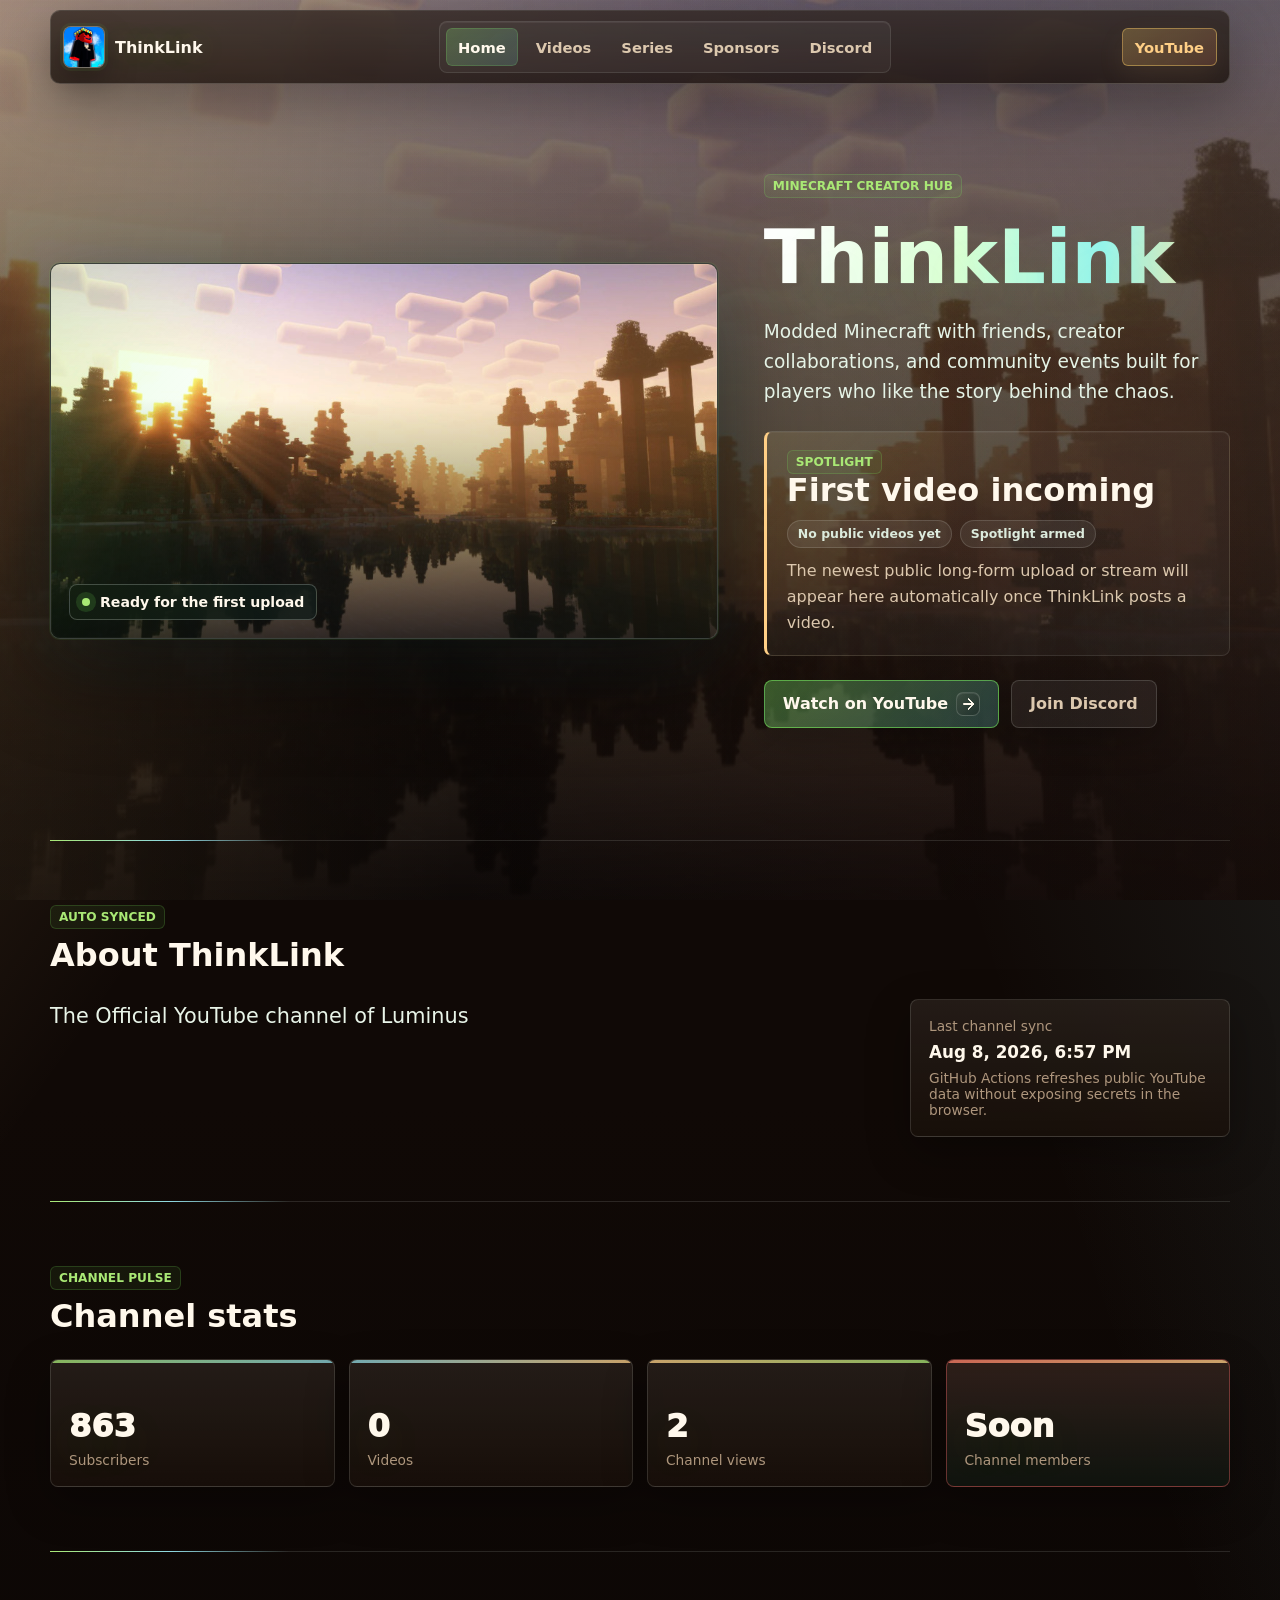
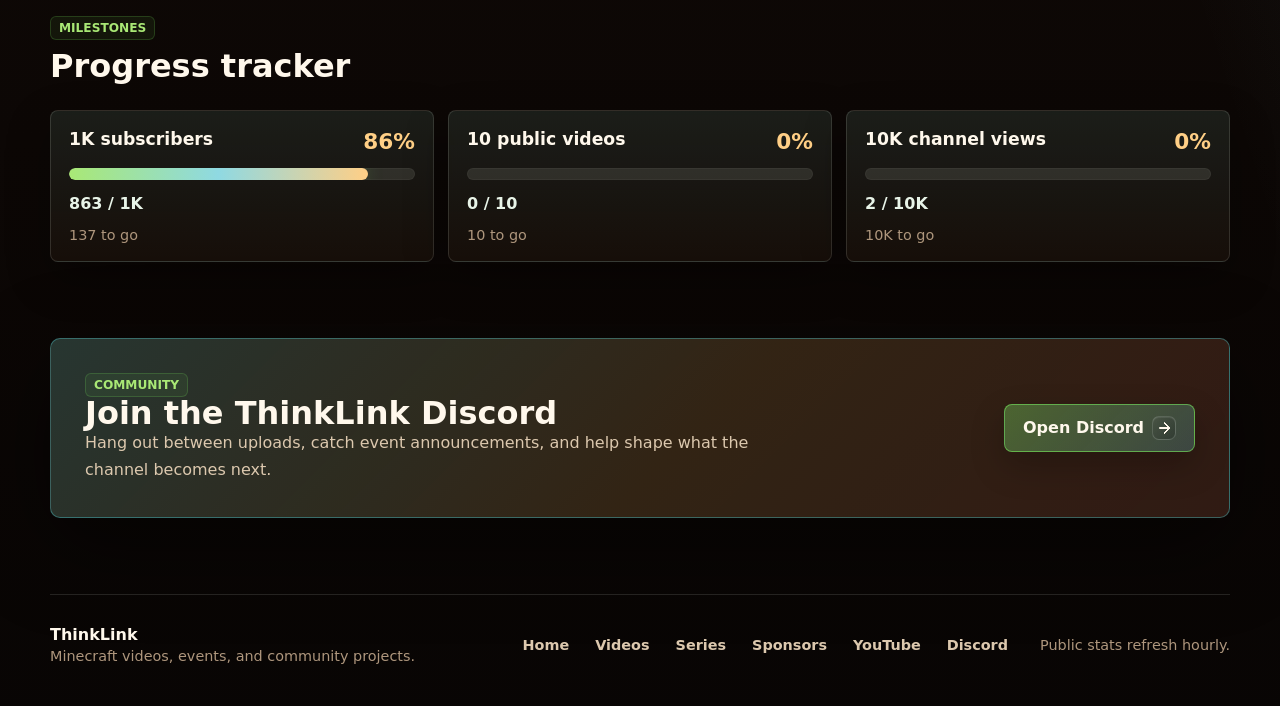
<file: index.html>
<!doctype html>
<html lang="en">
  <head>
    <meta charset="utf-8">
    <meta name="viewport" content="width=device-width, initial-scale=1">
    <title>ThinkLink | Minecraft Videos, Events, and Community</title>
    <meta
      name="description"
      content="ThinkLink is a Minecraft YouTube channel for modded adventures, community events, collaborations, and Discord updates."
    >
    <meta name="theme-color" content="#100906">
    <meta property="og:title" content="ThinkLink">
    <meta
      property="og:description"
      content="Modded Minecraft, community events, collaborations, and a growing Discord community."
    >
    <meta property="og:type" content="website">
    <meta property="og:image" content="assets/img/site-background.jpg">
    <link rel="icon" href="assets/img/favicon.svg" type="image/svg+xml">
    <link rel="preload" href="assets/img/site-background.jpg" as="image">
    <link rel="stylesheet" href="assets/css/styles.css?v=20260602-art-sponsor2">
    <script defer src="assets/js/app.js?v=20260602-art-sponsor2"></script>
  </head>
  <body>
    <header class="site-header" aria-label="Primary navigation">
      <a class="brand" href="index.html" aria-label="ThinkLink home">
        <span class="brand__mark" aria-hidden="true">
          <img src="assets/img/thinklink-logo.jpg" alt="">
        </span>
        <span class="brand__name">ThinkLink</span>
      </a>
      <button class="nav-toggle" type="button" aria-expanded="false" aria-controls="primary-nav" aria-label="Open navigation">
        <span aria-hidden="true"></span>
        <span aria-hidden="true"></span>
        <span aria-hidden="true"></span>
      </button>
      <nav class="nav-links" id="primary-nav" aria-label="Main">
        <a href="index.html" aria-current="page">Home</a>
        <a href="videos.html">Videos</a>
        <a href="series.html">Series</a>
        <a href="sponsors.html">Sponsors</a>
        <a href="https://discord.gg/3ZpEBbdB3G" rel="noopener" target="_blank">Discord</a>
      </nav>
      <a class="header-action" href="https://www.youtube.com/@ThinkLink_YT/featured" rel="noopener" target="_blank">
        YouTube
      </a>
    </header>

    <main id="main">
      <section class="spotlight" id="spotlight" aria-labelledby="spotlight-heading">
        <div class="spotlight__visual" aria-label="Latest video preview">
          <img
            id="spotlight-image"
            src="assets/img/site-background.jpg"
            alt="Minecraft sunset over a reflective forest lake"
          >
          <button class="play-button" id="spotlight-play" type="button" hidden aria-label="Play latest ThinkLink video">
            <span aria-hidden="true"></span>
          </button>
          <div class="spotlight__tag">
            <span class="live-dot" aria-hidden="true"></span>
            <span id="spotlight-status">Ready for the first upload</span>
          </div>
        </div>

        <div class="spotlight__copy">
          <p class="eyebrow">Minecraft creator hub</p>
          <h1>ThinkLink</h1>
          <p class="lede">
            Modded Minecraft with friends, creator collaborations, and community events built for players who like the story behind the chaos.
          </p>
          <div class="spotlight-copy-block">
            <p class="section-kicker">Spotlight</p>
            <h2 id="spotlight-heading">First video incoming</h2>
            <div class="spotlight-meta" id="spotlight-meta" aria-label="Spotlight details"></div>
            <p id="spotlight-description">
              The newest long-form upload or stream will appear here automatically once the channel has a public video.
            </p>
          </div>
          <div class="action-row">
            <a class="button button--primary" id="watch-link" href="https://www.youtube.com/@ThinkLink_YT/featured" rel="noopener" target="_blank">
              Watch on YouTube <span class="button__icon" aria-hidden="true">-&gt;</span>
            </a>
            <a class="button button--secondary" href="https://discord.gg/3ZpEBbdB3G" rel="noopener" target="_blank">
              Join Discord
            </a>
          </div>
        </div>
      </section>

      <section class="content-band about-band" id="about" aria-labelledby="about-heading">
        <div class="section-head">
          <p class="section-kicker">Auto synced</p>
          <h2 id="about-heading">About ThinkLink</h2>
        </div>
        <div class="about-layout">
          <p class="about-text" id="about-text">
            I play Modded Minecraft with my friends, host Minecraft events, and spend a ton of time editing.
          </p>
          <div class="sync-panel" aria-label="Channel sync status">
            <span class="sync-panel__label">Last channel sync</span>
            <strong id="last-updated">Preparing data</strong>
            <span class="sync-panel__note">GitHub Actions refreshes public YouTube data without exposing secrets in the browser.</span>
          </div>
        </div>
      </section>

      <section class="content-band stats-band" id="stats" aria-labelledby="stats-heading">
        <div class="section-head">
          <p class="section-kicker">Channel pulse</p>
          <h2 id="stats-heading">Channel stats</h2>
        </div>
        <div class="stats-grid">
          <article class="stat-card">
            <span class="stat-value" id="subscriber-count">Pending</span>
            <span class="stat-label">Subscribers</span>
          </article>
          <article class="stat-card">
            <span class="stat-value" id="video-count">0</span>
            <span class="stat-label">Videos</span>
          </article>
          <article class="stat-card">
            <span class="stat-value" id="view-count">Pending</span>
            <span class="stat-label">Channel views</span>
          </article>
          <article class="stat-card stat-card--accent">
            <span class="stat-value" id="member-count">Soon</span>
            <span class="stat-label">Channel members</span>
          </article>
        </div>
      </section>

      <section class="content-band milestones-band" aria-labelledby="milestones-heading">
        <div class="section-head">
          <p class="section-kicker">Milestones</p>
          <h2 id="milestones-heading">Progress tracker</h2>
        </div>
        <div class="milestone-grid" id="milestone-grid" aria-label="ThinkLink milestone progress"></div>
      </section>

      <section class="discord-section" id="community" aria-labelledby="discord-heading">
        <div>
          <p class="section-kicker">Community</p>
          <h2 id="discord-heading">Join the ThinkLink Discord</h2>
          <p>
            Hang out between uploads, catch event announcements, and help shape what the channel becomes next.
          </p>
        </div>
        <a class="button button--primary" href="https://discord.gg/3ZpEBbdB3G" rel="noopener" target="_blank">
          Open Discord <span class="button__icon" aria-hidden="true">-&gt;</span>
        </a>
      </section>
    </main>

    <footer class="site-footer">
      <div class="footer-brand">
        <strong>ThinkLink</strong>
        <span>Minecraft videos, events, and community projects.</span>
      </div>
      <nav class="footer-links" aria-label="Footer">
        <a href="index.html">Home</a>
        <a href="videos.html">Videos</a>
        <a href="series.html">Series</a>
        <a href="sponsors.html">Sponsors</a>
        <a href="https://www.youtube.com/@ThinkLink_YT/featured" rel="noopener" target="_blank">YouTube</a>
        <a href="https://discord.gg/3ZpEBbdB3G" rel="noopener" target="_blank">Discord</a>
      </nav>
      <span class="footer-meta">Public stats refresh hourly.</span>
    </footer>
  </body>
</html>
</file>
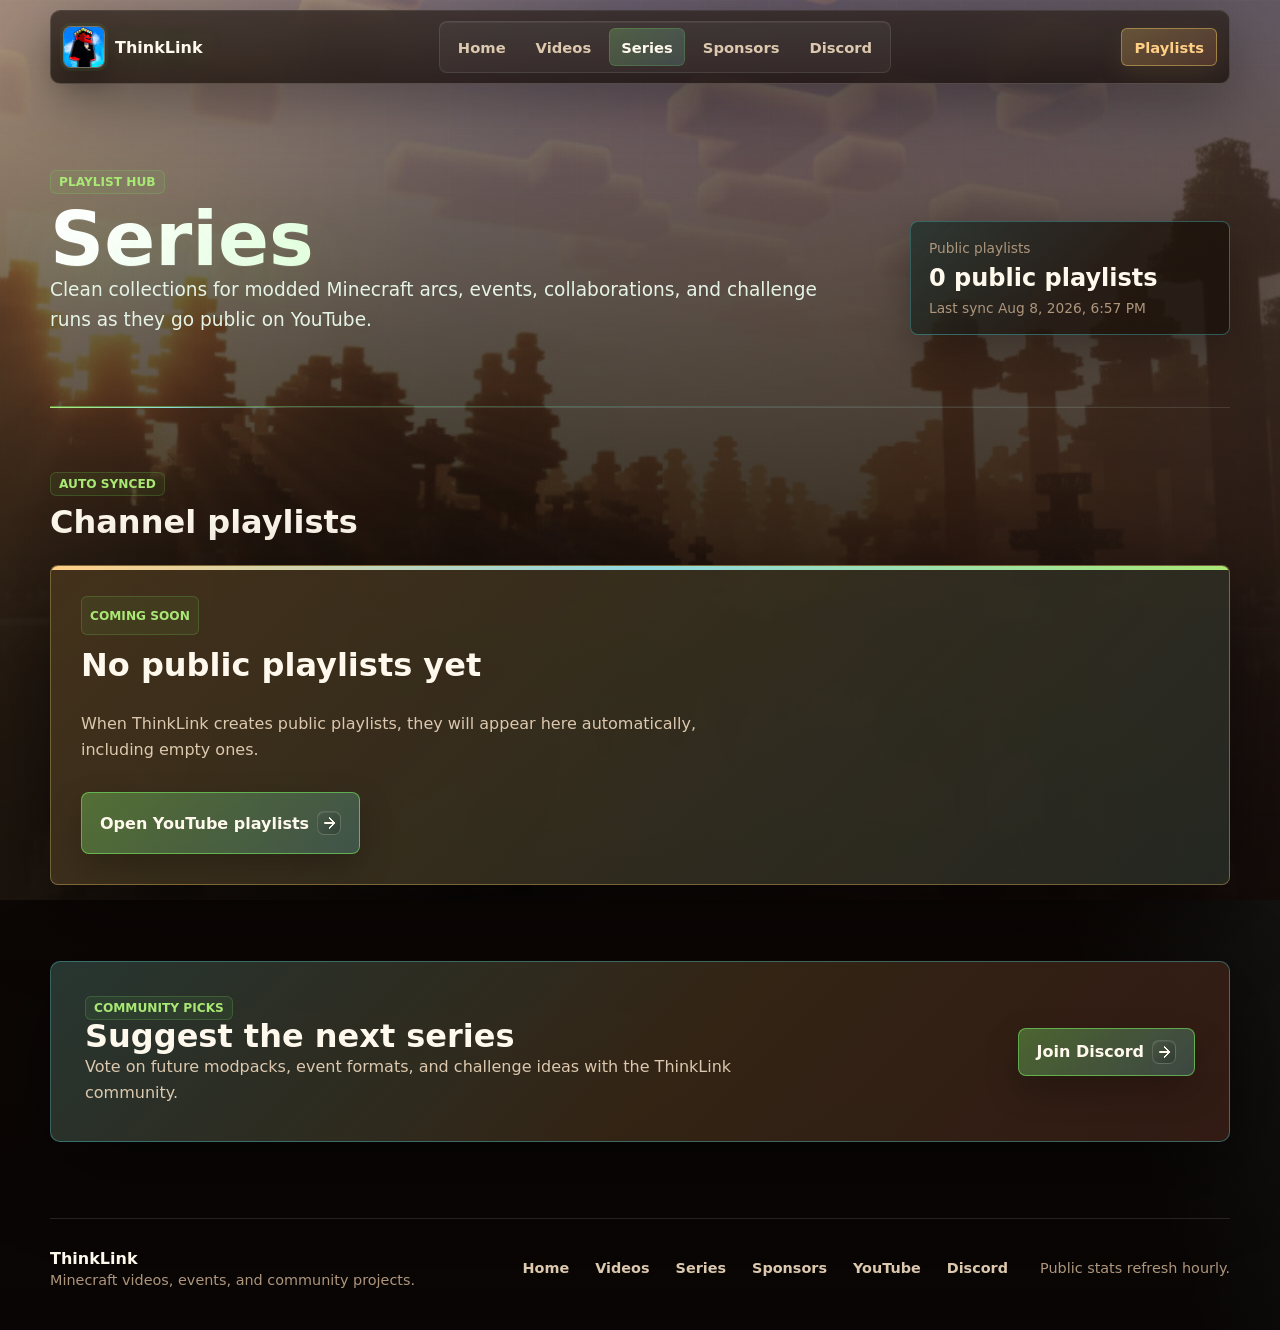
<file: series.html>
<!doctype html>
<html lang="en">
  <head>
    <meta charset="utf-8">
    <meta name="viewport" content="width=device-width, initial-scale=1">
    <title>ThinkLink Series | Playlists and Minecraft Arcs</title>
    <meta
      name="description"
      content="Browse ThinkLink Minecraft series, playlists, event arcs, challenge runs, and upcoming channel collections."
    >
    <meta name="theme-color" content="#100906">
    <meta property="og:title" content="ThinkLink Series">
    <meta property="og:description" content="Minecraft playlists, series arcs, and upcoming ThinkLink collections.">
    <meta property="og:type" content="website">
    <meta property="og:image" content="assets/img/site-background.jpg">
    <link rel="icon" href="assets/img/favicon.svg" type="image/svg+xml">
    <link rel="preload" href="assets/img/site-background.jpg" as="image">
    <link rel="stylesheet" href="assets/css/styles.css?v=20260602-art-sponsor2">
    <script defer src="assets/js/app.js?v=20260602-art-sponsor2"></script>
  </head>
  <body>
    <header class="site-header" aria-label="Primary navigation">
      <a class="brand" href="index.html" aria-label="ThinkLink home">
        <span class="brand__mark" aria-hidden="true">
          <img src="assets/img/thinklink-logo.jpg" alt="">
        </span>
        <span class="brand__name">ThinkLink</span>
      </a>
      <button class="nav-toggle" type="button" aria-expanded="false" aria-controls="primary-nav" aria-label="Open navigation">
        <span aria-hidden="true"></span>
        <span aria-hidden="true"></span>
        <span aria-hidden="true"></span>
      </button>
      <nav class="nav-links" id="primary-nav" aria-label="Main">
        <a href="index.html">Home</a>
        <a href="videos.html">Videos</a>
        <a href="series.html" aria-current="page">Series</a>
        <a href="sponsors.html">Sponsors</a>
        <a href="https://discord.gg/3ZpEBbdB3G" rel="noopener" target="_blank">Discord</a>
      </nav>
      <a class="header-action" href="https://www.youtube.com/@ThinkLink_YT/playlists" rel="noopener" target="_blank">
        Playlists
      </a>
    </header>

    <main id="main">
      <section class="page-hero" aria-labelledby="series-heading">
        <div>
          <p class="eyebrow">Playlist hub</p>
          <h1 id="series-heading">Series</h1>
          <p class="lede">
            Clean collections for modded Minecraft arcs, events, collaborations, and challenge runs as they go public on YouTube.
          </p>
        </div>
        <div class="series-summary" aria-label="Series summary">
          <span class="sync-panel__label">Public playlists</span>
          <strong id="series-count">Checking</strong>
          <span class="sync-panel__note" id="series-updated">Waiting for channel sync</span>
        </div>
      </section>

      <section class="content-band series-band" aria-labelledby="series-grid-heading">
        <div class="section-head">
          <p class="section-kicker">Auto synced</p>
          <h2 id="series-grid-heading">Channel playlists</h2>
        </div>
        <div class="series-grid" id="series-grid" aria-live="polite"></div>
      </section>

      <section class="discord-section" aria-labelledby="series-discord-heading">
        <div>
          <p class="section-kicker">Community picks</p>
          <h2 id="series-discord-heading">Suggest the next series</h2>
          <p>
            Vote on future modpacks, event formats, and challenge ideas with the ThinkLink community.
          </p>
        </div>
        <a class="button button--primary" href="https://discord.gg/3ZpEBbdB3G" rel="noopener" target="_blank">
          Join Discord <span class="button__icon" aria-hidden="true">-&gt;</span>
        </a>
      </section>
    </main>

    <footer class="site-footer">
      <div class="footer-brand">
        <strong>ThinkLink</strong>
        <span>Minecraft videos, events, and community projects.</span>
      </div>
      <nav class="footer-links" aria-label="Footer">
        <a href="index.html">Home</a>
        <a href="videos.html">Videos</a>
        <a href="series.html">Series</a>
        <a href="sponsors.html">Sponsors</a>
        <a href="https://www.youtube.com/@ThinkLink_YT/featured" rel="noopener" target="_blank">YouTube</a>
        <a href="https://discord.gg/3ZpEBbdB3G" rel="noopener" target="_blank">Discord</a>
      </nav>
      <span class="footer-meta">Public stats refresh hourly.</span>
    </footer>
  </body>
</html>
</file>
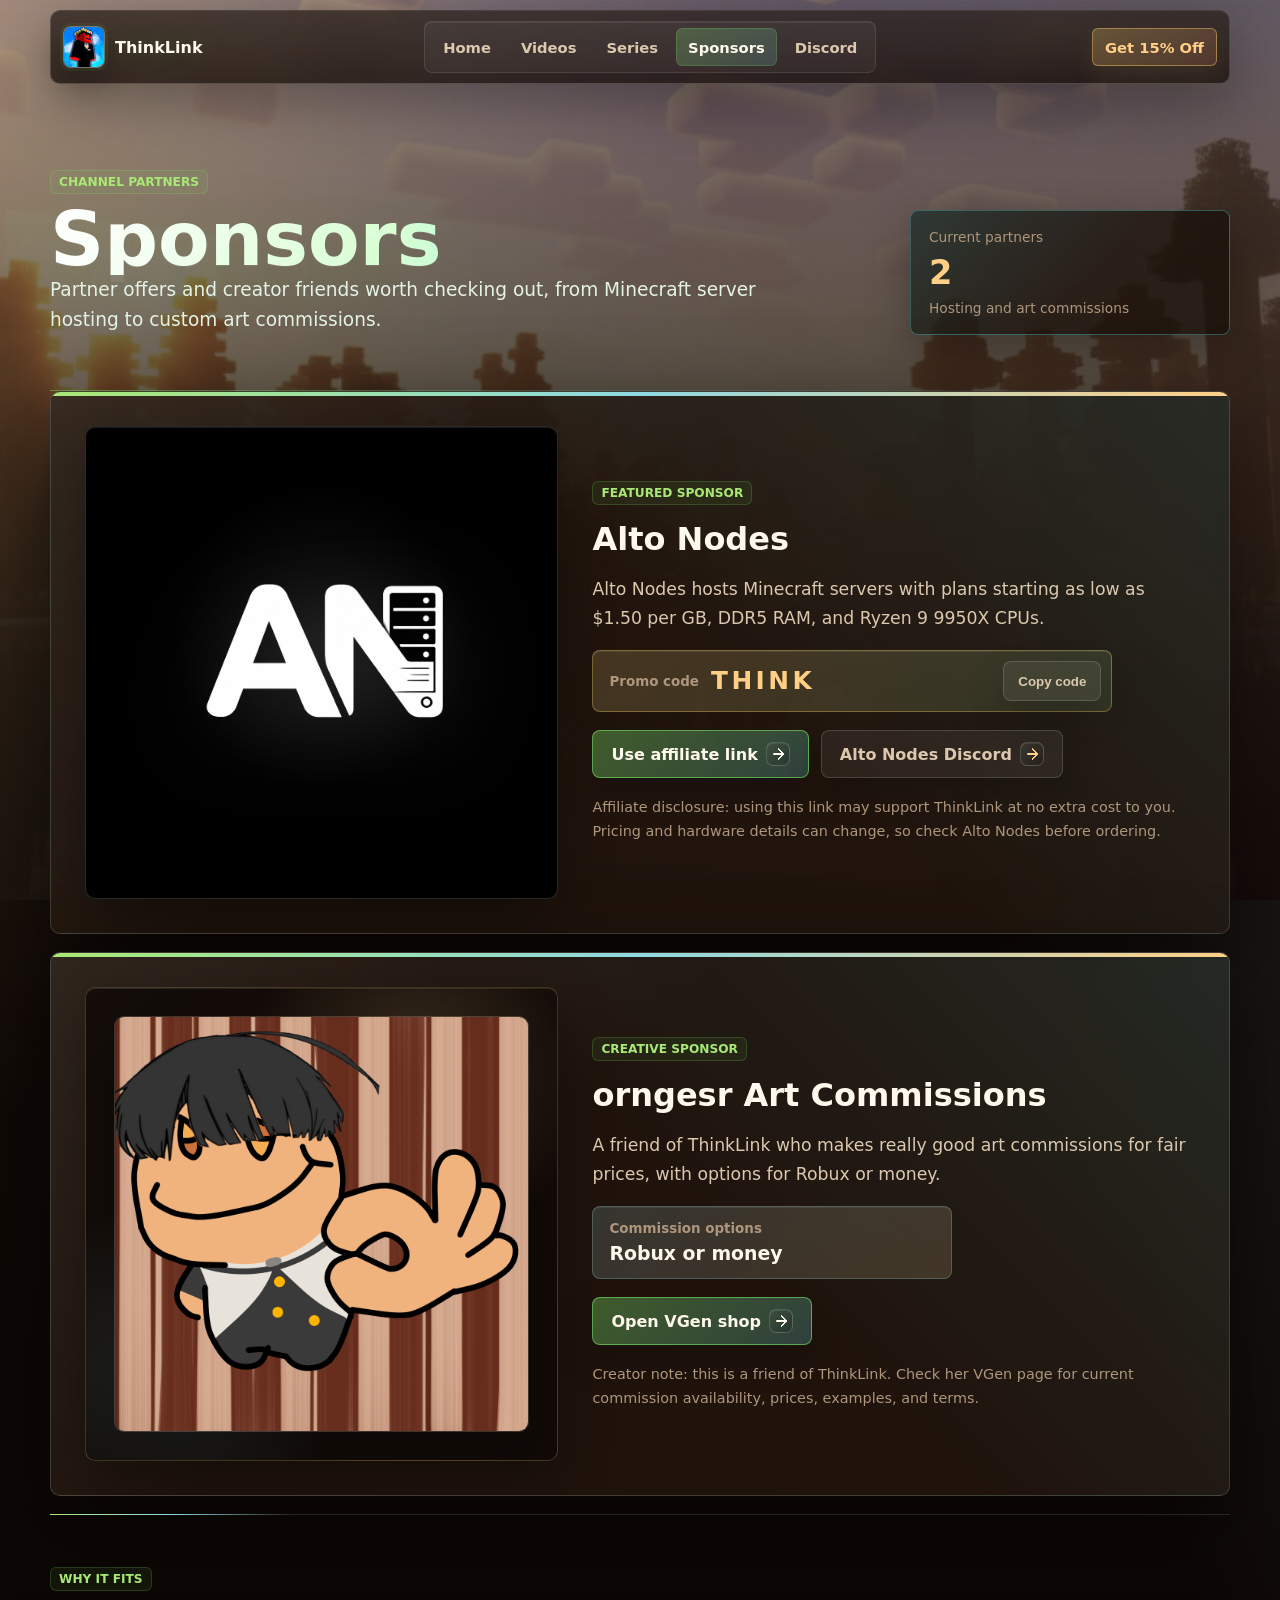
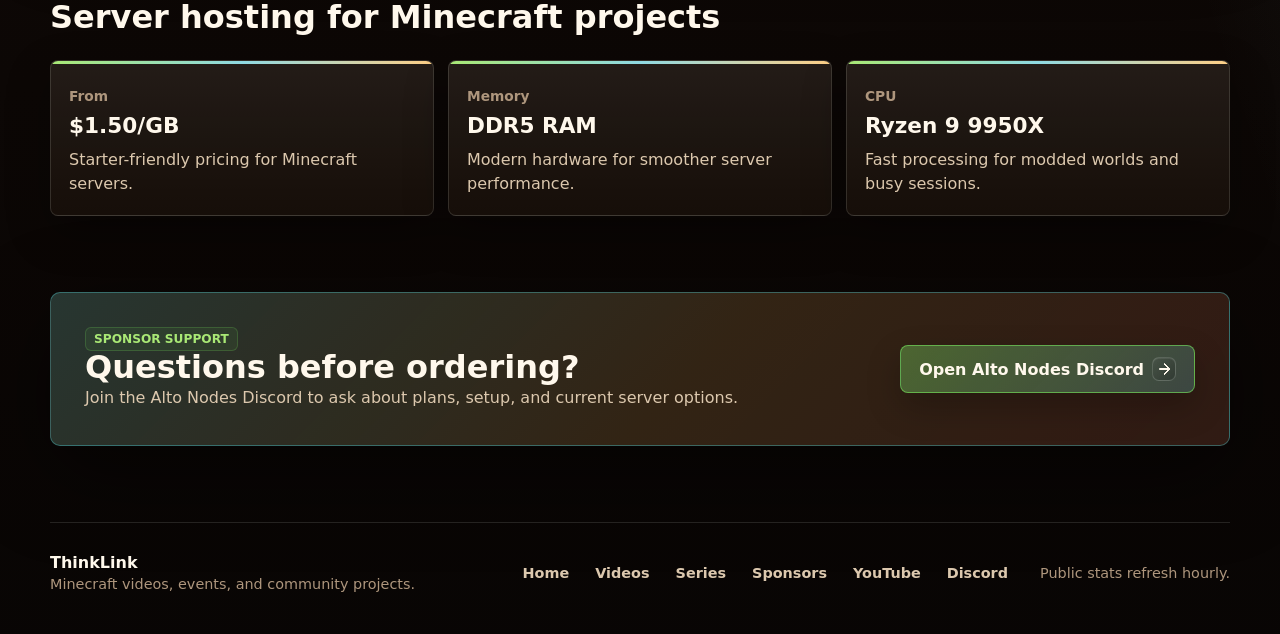
<file: sponsors.html>
<!doctype html>
<html lang="en">
  <head>
    <meta charset="utf-8">
    <meta name="viewport" content="width=device-width, initial-scale=1">
    <title>ThinkLink Sponsors | Alto Nodes and Art Commissions</title>
    <meta
      name="description"
      content="ThinkLink sponsors and partner offers, including Alto Nodes Minecraft server hosting and art commissions from orngesr."
    >
    <meta name="theme-color" content="#100906">
    <meta property="og:title" content="ThinkLink Sponsors">
    <meta property="og:description" content="Partner offers that support ThinkLink, including Alto Nodes Minecraft server hosting and art commissions from orngesr.">
    <meta property="og:type" content="website">
    <meta property="og:image" content="assets/img/alto-nodes-logo.png">
    <link rel="icon" href="assets/img/favicon.svg" type="image/svg+xml">
    <link rel="preload" href="assets/img/site-background.jpg" as="image">
    <link rel="preload" href="assets/img/alto-nodes-logo.png" as="image">
    <link rel="preload" href="assets/img/orngesr-sponsor-icon.png" as="image">
    <link rel="stylesheet" href="assets/css/styles.css?v=20260602-orngesr-icon2">
    <script defer src="assets/js/app.js?v=20260602-art-sponsor2"></script>
  </head>
  <body>
    <header class="site-header" aria-label="Primary navigation">
      <a class="brand" href="index.html" aria-label="ThinkLink home">
        <span class="brand__mark" aria-hidden="true">
          <img src="assets/img/thinklink-logo.jpg" alt="">
        </span>
        <span class="brand__name">ThinkLink</span>
      </a>
      <button class="nav-toggle" type="button" aria-expanded="false" aria-controls="primary-nav" aria-label="Open navigation">
        <span aria-hidden="true"></span>
        <span aria-hidden="true"></span>
        <span aria-hidden="true"></span>
      </button>
      <nav class="nav-links" id="primary-nav" aria-label="Main">
        <a href="index.html">Home</a>
        <a href="videos.html">Videos</a>
        <a href="series.html">Series</a>
        <a href="sponsors.html" aria-current="page">Sponsors</a>
        <a href="https://discord.gg/3ZpEBbdB3G" rel="noopener" target="_blank">Discord</a>
      </nav>
      <a class="header-action" href="https://client.altonodes.com/aff.php?aff=3" rel="sponsored noopener" target="_blank">
        Get 15% Off
      </a>
    </header>

    <main id="main">
      <section class="page-hero sponsor-hero" aria-labelledby="sponsors-heading">
        <div>
          <p class="eyebrow">Channel partners</p>
          <h1 id="sponsors-heading">Sponsors</h1>
          <p class="lede">
            Partner offers and creator friends worth checking out, from Minecraft server hosting to custom art commissions.
          </p>
        </div>
        <div class="series-summary sponsor-summary" aria-label="Sponsor summary">
          <span class="sync-panel__label">Current partners</span>
          <strong>2</strong>
          <span class="sync-panel__note">Hosting and art commissions</span>
        </div>
      </section>

      <section class="sponsor-showcase" aria-labelledby="alto-nodes-heading">
        <div class="sponsor-logo-stage">
          <img src="assets/img/alto-nodes-logo.png" alt="Alto Nodes">
        </div>
        <div class="sponsor-copy">
          <p class="section-kicker">Featured sponsor</p>
          <h2 id="alto-nodes-heading">Alto Nodes</h2>
          <p>
            Alto Nodes hosts Minecraft servers with plans starting as low as $1.50 per GB, DDR5 RAM, and Ryzen 9 9950X CPUs.
          </p>
          <div class="promo-strip" aria-label="Alto Nodes promo code">
            <span>Promo code</span>
            <strong>THINK</strong>
            <button class="button button--secondary copy-code" type="button" data-copy-code="THINK">Copy code</button>
          </div>
          <div class="action-row">
            <a class="button button--primary" href="https://client.altonodes.com/aff.php?aff=3" rel="sponsored noopener" target="_blank">
              Use affiliate link <span class="button__icon" aria-hidden="true">-&gt;</span>
            </a>
            <a class="button button--secondary" href="https://discord.gg/5w5ZUESDc2" rel="noopener" target="_blank">
              Alto Nodes Discord <span class="button__icon" aria-hidden="true">-&gt;</span>
            </a>
          </div>
          <p class="sponsor-disclosure">
            Affiliate disclosure: using this link may support ThinkLink at no extra cost to you. Pricing and hardware details can change, so check Alto Nodes before ordering.
          </p>
        </div>
      </section>

      <section class="sponsor-showcase sponsor-showcase--art" aria-labelledby="orngesr-heading">
        <div class="artist-logo-stage" aria-hidden="true">
          <img src="assets/img/orngesr-sponsor-icon.png" alt="" loading="lazy">
        </div>
        <div class="sponsor-copy">
          <p class="section-kicker">Creative sponsor</p>
          <h2 id="orngesr-heading">orngesr Art Commissions</h2>
          <p>
            A friend of ThinkLink who makes really good art commissions for fair prices, with options for Robux or money.
          </p>
          <div class="commission-strip" aria-label="orngesr commission options">
            <span>Commission options</span>
            <strong>Robux or money</strong>
          </div>
          <div class="action-row">
            <a class="button button--primary" href="https://vgen.co/orngesr" rel="noopener" target="_blank">
              Open VGen shop <span class="button__icon" aria-hidden="true">-&gt;</span>
            </a>
          </div>
          <p class="sponsor-disclosure">
            Creator note: this is a friend of ThinkLink. Check her VGen page for current commission availability, prices, examples, and terms.
          </p>
        </div>
      </section>

      <section class="content-band sponsor-details" aria-labelledby="sponsor-details-heading">
        <div class="section-head">
          <p class="section-kicker">Why it fits</p>
          <h2 id="sponsor-details-heading">Server hosting for Minecraft projects</h2>
        </div>
        <div class="sponsor-perk-grid">
          <article class="sponsor-perk">
            <span>From</span>
            <strong>$1.50/GB</strong>
            <p>Starter-friendly pricing for Minecraft servers.</p>
          </article>
          <article class="sponsor-perk">
            <span>Memory</span>
            <strong>DDR5 RAM</strong>
            <p>Modern hardware for smoother server performance.</p>
          </article>
          <article class="sponsor-perk">
            <span>CPU</span>
            <strong>Ryzen 9 9950X</strong>
            <p>Fast processing for modded worlds and busy sessions.</p>
          </article>
        </div>
      </section>

      <section class="discord-section sponsor-discord" aria-labelledby="sponsor-discord-heading">
        <div>
          <p class="section-kicker">Sponsor support</p>
          <h2 id="sponsor-discord-heading">Questions before ordering?</h2>
          <p>
            Join the Alto Nodes Discord to ask about plans, setup, and current server options.
          </p>
        </div>
        <a class="button button--primary" href="https://discord.gg/5w5ZUESDc2" rel="noopener" target="_blank">
          Open Alto Nodes Discord <span class="button__icon" aria-hidden="true">-&gt;</span>
        </a>
      </section>
    </main>

    <footer class="site-footer">
      <div class="footer-brand">
        <strong>ThinkLink</strong>
        <span>Minecraft videos, events, and community projects.</span>
      </div>
      <nav class="footer-links" aria-label="Footer">
        <a href="index.html">Home</a>
        <a href="videos.html">Videos</a>
        <a href="series.html">Series</a>
        <a href="sponsors.html">Sponsors</a>
        <a href="https://www.youtube.com/@ThinkLink_YT/featured" rel="noopener" target="_blank">YouTube</a>
        <a href="https://discord.gg/3ZpEBbdB3G" rel="noopener" target="_blank">Discord</a>
      </nav>
      <span class="footer-meta">Public stats refresh hourly.</span>
    </footer>
  </body>
</html>
</file>
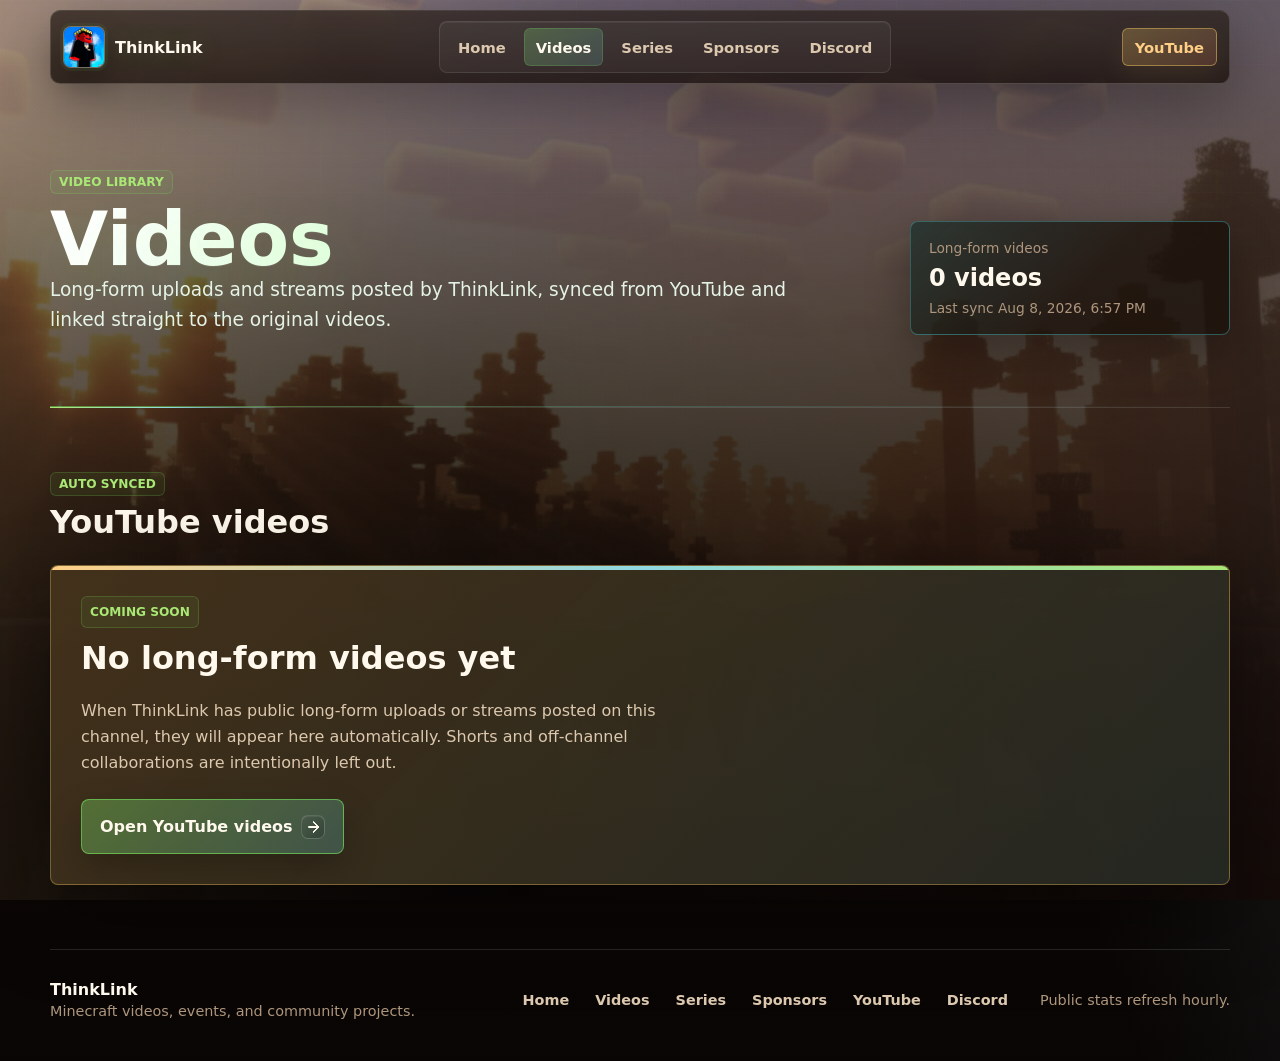
<file: videos.html>
<!doctype html>
<html lang="en">
  <head>
    <meta charset="utf-8">
    <meta name="viewport" content="width=device-width, initial-scale=1">
    <title>ThinkLink Videos | Minecraft Uploads and Streams</title>
    <meta
      name="description"
      content="Watch ThinkLink Minecraft videos, streams, collaborations, and event uploads from YouTube."
    >
    <meta name="theme-color" content="#100906">
    <meta property="og:title" content="ThinkLink Videos">
    <meta property="og:description" content="Minecraft uploads, streams, collaborations, and event videos from ThinkLink.">
    <meta property="og:type" content="website">
    <meta property="og:image" content="assets/img/site-background.jpg">
    <link rel="icon" href="assets/img/favicon.svg" type="image/svg+xml">
    <link rel="preload" href="assets/img/site-background.jpg" as="image">
    <link rel="stylesheet" href="assets/css/styles.css?v=20260602-art-sponsor2">
    <script defer src="assets/js/app.js?v=20260602-art-sponsor2"></script>
  </head>
  <body>
    <header class="site-header" aria-label="Primary navigation">
      <a class="brand" href="index.html" aria-label="ThinkLink home">
        <span class="brand__mark" aria-hidden="true">
          <img src="assets/img/thinklink-logo.jpg" alt="">
        </span>
        <span class="brand__name">ThinkLink</span>
      </a>
      <button class="nav-toggle" type="button" aria-expanded="false" aria-controls="primary-nav" aria-label="Open navigation">
        <span aria-hidden="true"></span>
        <span aria-hidden="true"></span>
        <span aria-hidden="true"></span>
      </button>
      <nav class="nav-links" id="primary-nav" aria-label="Main">
        <a href="index.html">Home</a>
        <a href="videos.html" aria-current="page">Videos</a>
        <a href="series.html">Series</a>
        <a href="sponsors.html">Sponsors</a>
        <a href="https://discord.gg/3ZpEBbdB3G" rel="noopener" target="_blank">Discord</a>
      </nav>
      <a class="header-action" href="https://www.youtube.com/@ThinkLink_YT/videos" rel="noopener" target="_blank">
        YouTube
      </a>
    </header>

    <main id="main">
      <section class="page-hero" aria-labelledby="videos-heading">
        <div>
          <p class="eyebrow">Video library</p>
          <h1 id="videos-heading">Videos</h1>
          <p class="lede">
            Long-form uploads and streams posted by ThinkLink, synced from YouTube and linked straight to the original videos.
          </p>
        </div>
        <div class="series-summary" aria-label="Videos summary">
          <span class="sync-panel__label">Long-form videos</span>
          <strong id="videos-count">Checking</strong>
          <span class="sync-panel__note" id="videos-updated">Waiting for channel sync</span>
        </div>
      </section>

      <section class="content-band videos-band" aria-labelledby="videos-grid-heading">
        <div class="section-head">
          <p class="section-kicker">Auto synced</p>
          <h2 id="videos-grid-heading">YouTube videos</h2>
        </div>
        <div class="video-grid" id="video-grid" aria-live="polite"></div>
      </section>
    </main>

    <footer class="site-footer">
      <div class="footer-brand">
        <strong>ThinkLink</strong>
        <span>Minecraft videos, events, and community projects.</span>
      </div>
      <nav class="footer-links" aria-label="Footer">
        <a href="index.html">Home</a>
        <a href="videos.html">Videos</a>
        <a href="series.html">Series</a>
        <a href="sponsors.html">Sponsors</a>
        <a href="https://www.youtube.com/@ThinkLink_YT/featured" rel="noopener" target="_blank">YouTube</a>
        <a href="https://discord.gg/3ZpEBbdB3G" rel="noopener" target="_blank">Discord</a>
      </nav>
      <span class="footer-meta">Public stats refresh hourly.</span>
    </footer>
  </body>
</html>
</file>
<file: assets/css/styles.css>
:root {
  color-scheme: dark;
  --bg: #100906;
  --bg-soft: #180f0a;
  --surface: #1b130e;
  --surface-strong: #251911;
  --ink: #fff8ec;
  --muted: #dcc8ae;
  --quiet: #ae967d;
  --line: rgba(255, 239, 214, 0.14);
  --line-strong: rgba(255, 239, 214, 0.24);
  --lime: #a9e875;
  --cyan: #8fd9e2;
  --amber: #ffcf86;
  --red: #ff8068;
  --panel: rgba(26, 17, 11, 0.78);
  --panel-strong: rgba(34, 22, 14, 0.9);
  --shine: rgba(255, 239, 214, 0.09);
  --shadow: 0 26px 90px rgba(0, 0, 0, 0.48);
  --soft-shadow: 0 16px 44px rgba(0, 0, 0, 0.3);
  --max: 1180px;
}

* {
  box-sizing: border-box;
}

html {
  scroll-behavior: smooth;
  -webkit-text-size-adjust: 100%;
  text-size-adjust: 100%;
}

body {
  margin: 0;
  min-height: 100vh;
  overflow-x: hidden;
  background:
    linear-gradient(125deg, rgba(255, 205, 134, 0.2), transparent 28%),
    linear-gradient(252deg, rgba(143, 217, 226, 0.12), transparent 30%),
    linear-gradient(180deg, rgba(16, 9, 6, 0.44), rgba(16, 9, 6, 0.72) 48%, rgba(8, 5, 4, 0.95)),
    url("../img/site-background.jpg") center center / cover fixed,
    var(--bg);
  color: var(--ink);
  font-family: Inter, ui-sans-serif, system-ui, -apple-system, BlinkMacSystemFont, "Segoe UI", sans-serif;
  letter-spacing: 0;
}

body::before {
  content: "";
  position: fixed;
  inset: 0;
  z-index: 0;
  pointer-events: none;
  background-image:
    linear-gradient(rgba(255, 239, 214, 0.018) 1px, transparent 1px),
    linear-gradient(90deg, rgba(255, 239, 214, 0.018) 1px, transparent 1px);
  background-size: 64px 64px;
  mask-image: linear-gradient(180deg, #000 0%, transparent 72%);
}

body::after {
  content: "";
  position: fixed;
  inset: 0;
  z-index: 0;
  pointer-events: none;
  background:
    linear-gradient(90deg, rgba(255, 190, 116, 0.08), transparent 36%, rgba(75, 37, 27, 0.18)),
    linear-gradient(180deg, transparent 0%, rgba(16, 9, 6, 0.44) 62%, rgba(8, 5, 4, 0.9));
  opacity: 1;
}

a {
  color: inherit;
  text-decoration: none;
}

a:focus-visible,
button:focus-visible {
  outline: 2px solid var(--amber);
  outline-offset: 3px;
}

img {
  display: block;
  max-width: 100%;
}

.site-header {
  position: sticky;
  top: 10px;
  z-index: 5;
  display: flex;
  align-items: center;
  justify-content: space-between;
  gap: 18px;
  width: min(100% - 32px, var(--max));
  margin: 10px auto 0;
  padding: 10px 12px;
  border: 1px solid rgba(244, 255, 244, 0.14);
  border-radius: 10px;
  background:
    linear-gradient(180deg, rgba(255, 239, 214, 0.08), transparent),
    rgba(20, 12, 8, 0.74);
  box-shadow: 0 18px 60px rgba(0, 0, 0, 0.34);
  backdrop-filter: blur(20px) saturate(130%);
}

.brand {
  display: inline-flex;
  align-items: center;
  gap: 10px;
  min-width: max-content;
  padding-right: 6px;
}

.brand__mark {
  display: grid;
  width: 42px;
  height: 42px;
  place-items: center;
  overflow: hidden;
  border: 1px solid rgba(244, 255, 244, 0.28);
  border-radius: 8px;
  background: rgba(244, 255, 244, 0.06);
  box-shadow:
    0 0 0 3px rgba(121, 241, 95, 0.06),
    0 14px 32px rgba(0, 0, 0, 0.32);
}

.brand__mark img {
  width: 100%;
  height: 100%;
  object-fit: cover;
}

.brand__name {
  font-weight: 900;
  text-shadow: 0 0 28px rgba(121, 241, 95, 0.28);
}

.nav-links {
  display: flex;
  align-items: center;
  justify-content: center;
  gap: 6px;
  max-width: 100%;
  min-width: 0;
  overflow-x: auto;
  padding: 6px;
  border: 1px solid rgba(244, 255, 244, 0.1);
  border-radius: 8px;
  background: rgba(244, 255, 244, 0.045);
  box-shadow: inset 0 1px 0 rgba(244, 255, 244, 0.06);
  scrollbar-width: none;
  -webkit-overflow-scrolling: touch;
}

.nav-links::-webkit-scrollbar {
  display: none;
}

.nav-links a,
.header-action {
  position: relative;
  display: inline-flex;
  align-items: center;
  justify-content: center;
  min-width: 0;
  min-height: 38px;
  padding: 0 12px;
  border-radius: 6px;
  color: var(--muted);
  font-size: 0.92rem;
  font-weight: 750;
  transition: background 180ms ease, color 180ms ease, transform 180ms ease, box-shadow 180ms ease;
}

.nav-links a:hover,
.header-action:hover {
  background: rgba(244, 255, 244, 0.08);
  color: var(--ink);
  transform: translateY(-1px);
}

.nav-links a[aria-current="page"] {
  background:
    linear-gradient(135deg, rgba(121, 241, 95, 0.18), rgba(79, 210, 216, 0.12)),
    rgba(244, 255, 244, 0.05);
  color: var(--ink);
  box-shadow: inset 0 0 0 1px rgba(121, 241, 95, 0.18);
}

.header-action {
  border: 1px solid rgba(255, 209, 102, 0.42);
  background:
    linear-gradient(135deg, rgba(255, 209, 102, 0.18), rgba(255, 107, 107, 0.1)),
    rgba(255, 209, 102, 0.08);
  color: var(--amber);
  box-shadow: 0 10px 28px rgba(255, 209, 102, 0.08);
}

.nav-toggle {
  display: none;
  width: 42px;
  height: 42px;
  place-content: center;
  gap: 4px;
  border: 1px solid rgba(244, 255, 244, 0.16);
  border-radius: 8px;
  background:
    linear-gradient(180deg, rgba(244, 255, 244, 0.1), transparent),
    rgba(244, 255, 244, 0.05);
  color: var(--ink);
  cursor: pointer;
  box-shadow: inset 0 1px 0 rgba(244, 255, 244, 0.08);
  transition: background 180ms ease, border-color 180ms ease, transform 180ms ease;
}

.nav-toggle:hover {
  border-color: rgba(121, 241, 95, 0.36);
  background:
    linear-gradient(135deg, rgba(121, 241, 95, 0.12), rgba(79, 210, 216, 0.08)),
    rgba(244, 255, 244, 0.06);
}

.nav-toggle span {
  display: block;
  width: 18px;
  height: 2px;
  pointer-events: none;
  border-radius: 999px;
  background: currentColor;
  box-shadow: 0 0 14px rgba(121, 241, 95, 0.18);
  transition: opacity 180ms ease, transform 180ms ease;
}

.site-header.is-nav-open .nav-toggle {
  border-color: rgba(121, 241, 95, 0.46);
  background:
    linear-gradient(135deg, rgba(121, 241, 95, 0.18), rgba(79, 210, 216, 0.1)),
    rgba(244, 255, 244, 0.08);
}

.site-header.is-nav-open .nav-toggle span:nth-child(1) {
  transform: translateY(6px) rotate(45deg);
}

.site-header.is-nav-open .nav-toggle span:nth-child(2) {
  opacity: 0;
}

.site-header.is-nav-open .nav-toggle span:nth-child(3) {
  transform: translateY(-6px) rotate(-45deg);
}

main {
  position: relative;
  z-index: 1;
}

.spotlight {
  display: grid;
  grid-template-columns: minmax(0, 1.06fr) minmax(350px, 0.74fr);
  align-items: center;
  gap: 46px;
  width: min(100% - 32px, var(--max));
  min-width: 0;
  min-height: 84vh;
  margin: 0 auto;
  padding: 54px 0 76px;
}

.spotlight__visual {
  position: relative;
  min-width: 0;
  min-height: 360px;
  overflow: hidden;
  border: 1px solid rgba(244, 255, 244, 0.2);
  border-radius: 10px;
  background: #0d120d;
  box-shadow:
    0 0 0 1px rgba(121, 241, 95, 0.08),
    0 34px 95px rgba(0, 0, 0, 0.48),
    0 18px 70px rgba(79, 210, 216, 0.08);
  aspect-ratio: 16 / 9;
  isolation: isolate;
}

.spotlight__visual iframe,
.spotlight__visual img {
  width: 100%;
  height: 100%;
  border: 0;
  object-fit: cover;
  filter: saturate(1.08) contrast(1.04);
  transform: scale(1.01);
}

.spotlight__visual::before {
  content: "";
  position: absolute;
  inset: 0;
  z-index: 1;
  border: 1px solid rgba(244, 255, 244, 0.08);
  border-radius: inherit;
  background:
    linear-gradient(135deg, rgba(244, 255, 244, 0.12), transparent 26%),
    linear-gradient(315deg, rgba(255, 209, 102, 0.12), transparent 22%);
  pointer-events: none;
}

.spotlight__visual::after {
  content: "";
  position: absolute;
  inset: 0;
  z-index: 1;
  background:
    linear-gradient(180deg, transparent 36%, rgba(8, 10, 8, 0.78)),
    linear-gradient(90deg, rgba(121, 241, 95, 0.16), transparent 34%, rgba(255, 209, 102, 0.1));
  pointer-events: none;
}

.spotlight__tag {
  position: absolute;
  left: 18px;
  bottom: 18px;
  z-index: 2;
  display: inline-flex;
  align-items: center;
  gap: 10px;
  max-width: calc(100% - 36px);
  padding: 9px 12px;
  border: 1px solid rgba(244, 255, 244, 0.22);
  border-radius: 8px;
  background:
    linear-gradient(135deg, rgba(121, 241, 95, 0.08), rgba(79, 210, 216, 0.06)),
    rgba(8, 10, 8, 0.76);
  color: var(--ink);
  font-size: 0.88rem;
  font-weight: 800;
  backdrop-filter: blur(14px);
}

.live-dot {
  width: 8px;
  height: 8px;
  flex: 0 0 auto;
  border-radius: 999px;
  background: var(--lime);
  box-shadow: 0 0 0 6px rgba(121, 241, 95, 0.14);
}

.play-button {
  position: absolute;
  inset: 50% auto auto 50%;
  z-index: 3;
  display: grid;
  width: 72px;
  height: 72px;
  place-items: center;
  transform: translate(-50%, -50%);
  border: 1px solid rgba(244, 255, 244, 0.42);
  border-radius: 999px;
  background:
    linear-gradient(135deg, rgba(121, 241, 95, 0.18), rgba(79, 210, 216, 0.12)),
    rgba(244, 255, 244, 0.13);
  color: var(--ink);
  cursor: pointer;
  backdrop-filter: blur(14px);
  box-shadow: 0 20px 54px rgba(0, 0, 0, 0.36);
  transition: transform 180ms ease, background 180ms ease, box-shadow 180ms ease;
}

.play-button[hidden] {
  display: none;
}

.play-button:hover {
  transform: translate(-50%, -50%) scale(1.04);
  background: rgba(121, 241, 95, 0.22);
  box-shadow: 0 24px 70px rgba(121, 241, 95, 0.16);
}

.play-button span {
  width: 0;
  height: 0;
  margin-left: 5px;
  border-top: 13px solid transparent;
  border-bottom: 13px solid transparent;
  border-left: 18px solid var(--ink);
}

.spotlight__copy {
  display: grid;
  gap: 24px;
  min-width: 0;
}

.eyebrow,
.section-kicker {
  display: inline-flex;
  align-items: center;
  width: fit-content;
  min-height: 24px;
  margin: 0;
  padding: 0 8px;
  border: 1px solid rgba(121, 241, 95, 0.18);
  border-radius: 6px;
  background: rgba(121, 241, 95, 0.065);
  color: var(--lime);
  font-size: 0.76rem;
  font-weight: 900;
  letter-spacing: 0;
  text-transform: uppercase;
}

h1,
h2,
h3,
p {
  margin-top: 0;
}

h1 {
  margin-bottom: 0;
  font-size: 4.7rem;
  line-height: 0.94;
  letter-spacing: 0;
  overflow-wrap: anywhere;
  text-shadow:
    0 1px 0 rgba(255, 255, 255, 0.08),
    0 22px 70px rgba(121, 241, 95, 0.16);
}

@supports ((-webkit-background-clip: text) or (background-clip: text)) {
  h1 {
    background: linear-gradient(95deg, #ffffff 6%, #d9ffd4 42%, #8ff4ee 72%, #ffe19a 100%);
    background-clip: text;
    color: transparent;
    -webkit-background-clip: text;
  }
}

h2 {
  margin-bottom: 0;
  font-size: 2rem;
  line-height: 1.05;
  letter-spacing: 0;
}

h3 {
  margin-bottom: 10px;
  font-size: 1.08rem;
  letter-spacing: 0;
}

.lede {
  max-width: 48rem;
  margin-bottom: 0;
  color: #e5f3e6;
  font-size: 1.16rem;
  line-height: 1.62;
}

.spotlight-copy-block {
  position: relative;
  padding: 18px 18px 18px 20px;
  border: 1px solid rgba(244, 255, 244, 0.1);
  border-left: 3px solid var(--amber);
  border-radius: 8px;
  background:
    linear-gradient(135deg, rgba(255, 209, 102, 0.085), transparent 42%),
    rgba(244, 255, 244, 0.035);
  box-shadow: inset 0 1px 0 rgba(244, 255, 244, 0.04);
}

.spotlight-copy-block p:last-child {
  margin: 10px 0 0;
  color: var(--muted);
  line-height: 1.65;
}

.spotlight-meta {
  display: flex;
  flex-wrap: wrap;
  gap: 8px;
  margin-top: 12px;
}

.spotlight-meta span {
  display: inline-flex;
  align-items: center;
  min-height: 28px;
  padding: 0 10px;
  border: 1px solid rgba(244, 255, 244, 0.14);
  border-radius: 999px;
  background: rgba(244, 255, 244, 0.07);
  color: #dcebdd;
  font-size: 0.78rem;
  font-weight: 800;
}

.action-row {
  display: flex;
  flex-wrap: wrap;
  gap: 12px;
}

.button {
  display: inline-flex;
  align-items: center;
  justify-content: center;
  gap: 8px;
  min-width: 0;
  min-height: 48px;
  padding: 0 18px;
  border: 1px solid rgba(244, 255, 244, 0.15);
  border-radius: 8px;
  font-weight: 900;
  text-align: center;
  box-shadow: 0 14px 34px rgba(0, 0, 0, 0.22);
  transition: transform 180ms ease, border-color 180ms ease, background 180ms ease, box-shadow 180ms ease;
}

.button:hover {
  transform: translateY(-2px);
  box-shadow: 0 18px 44px rgba(0, 0, 0, 0.32);
}

.button__icon {
  position: relative;
  display: inline-grid;
  width: 24px;
  height: 24px;
  flex: 0 0 auto;
  place-items: center;
  overflow: hidden;
  border: 1px solid rgba(244, 255, 244, 0.18);
  border-radius: 7px;
  background:
    linear-gradient(135deg, rgba(244, 255, 244, 0.1), transparent),
    rgba(8, 10, 8, 0.22);
  box-shadow: inset 0 1px 0 rgba(244, 255, 244, 0.08);
  font-size: 0;
  line-height: 0;
  transition: transform 180ms ease, border-color 180ms ease, background 180ms ease;
}

.button__icon::before,
.button__icon::after {
  content: "";
  position: absolute;
  pointer-events: none;
}

.button__icon::before {
  left: 6px;
  top: 50%;
  width: 10px;
  height: 2px;
  transform: translateY(-50%);
  border-radius: 999px;
  background: currentColor;
}

.button__icon::after {
  top: 50%;
  right: 6px;
  width: 7px;
  height: 7px;
  transform: translateY(-50%) rotate(45deg);
  border-top: 2px solid currentColor;
  border-right: 2px solid currentColor;
  border-radius: 1px;
}

.button:hover .button__icon {
  transform: translateX(2px);
  border-color: rgba(244, 255, 244, 0.32);
  background:
    linear-gradient(135deg, rgba(121, 241, 95, 0.15), rgba(79, 210, 216, 0.1)),
    rgba(8, 10, 8, 0.22);
}

.button--primary {
  border-color: rgba(121, 241, 95, 0.56);
  background:
    linear-gradient(135deg, rgba(121, 241, 95, 0.3), rgba(79, 210, 216, 0.2)),
    rgba(244, 255, 244, 0.04);
  color: var(--ink);
}

.button--secondary {
  background: rgba(244, 255, 244, 0.06);
  color: var(--muted);
}

.button--secondary .button__icon {
  color: var(--amber);
}

.content-band {
  position: relative;
  width: min(100% - 32px, var(--max));
  margin: 0 auto;
  padding: 64px 0;
  border-top: 1px solid rgba(244, 255, 244, 0.12);
}

.content-band::before {
  content: "";
  position: absolute;
  top: -1px;
  left: 0;
  width: min(240px, 48%);
  height: 1px;
  background: linear-gradient(90deg, var(--lime), var(--cyan), transparent);
}

.section-head {
  display: grid;
  gap: 10px;
  margin-bottom: 26px;
}

.section-head h2 {
  max-width: 680px;
}

.about-layout {
  display: grid;
  grid-template-columns: minmax(0, 1fr) 320px;
  gap: 28px;
  align-items: start;
}

.about-text {
  max-width: 760px;
  margin-bottom: 0;
  color: #e8f4e8;
  font-size: 1.3rem;
  line-height: 1.7;
  overflow-wrap: anywhere;
}

.sync-panel {
  display: grid;
  gap: 8px;
  min-width: 0;
  padding: 18px;
  border: 1px solid rgba(244, 255, 244, 0.13);
  border-radius: 8px;
  background:
    linear-gradient(180deg, rgba(244, 255, 244, 0.055), transparent),
    var(--panel);
  box-shadow: var(--soft-shadow);
}

.sync-panel__label,
.sync-panel__note,
.stat-label {
  color: var(--quiet);
  font-size: 0.86rem;
}

.sync-panel strong {
  font-size: 1.05rem;
}

.stats-grid {
  display: grid;
  grid-template-columns: repeat(4, minmax(0, 1fr));
  gap: 14px;
}

.stat-card {
  position: relative;
  display: grid;
  min-width: 0;
  min-height: 128px;
  align-content: end;
  gap: 10px;
  padding: 18px;
  overflow: hidden;
  border: 1px solid rgba(244, 255, 244, 0.13);
  border-radius: 8px;
  background:
    linear-gradient(180deg, rgba(244, 255, 244, 0.06), transparent),
    var(--panel);
  box-shadow: var(--soft-shadow);
  transition: transform 180ms ease, border-color 180ms ease, background 180ms ease;
}

.stat-card::before {
  content: "";
  position: absolute;
  inset: 0 0 auto;
  height: 3px;
  background: linear-gradient(90deg, var(--lime), var(--cyan));
  opacity: 0.75;
}

.stat-card:nth-child(2)::before {
  background: linear-gradient(90deg, var(--cyan), var(--amber));
}

.stat-card:nth-child(3)::before {
  background: linear-gradient(90deg, var(--amber), var(--lime));
}

.stat-card:hover,
.milestone-card:hover,
.series-card:hover,
.video-card:hover,
.sponsor-perk:hover {
  transform: translateY(-3px);
  border-color: rgba(244, 255, 244, 0.22);
}

.stat-card--accent {
  border-color: rgba(255, 107, 107, 0.36);
  background:
    linear-gradient(180deg, rgba(255, 107, 107, 0.13), transparent),
    rgba(17, 23, 17, 0.82);
}

.stat-card--accent::before {
  background: linear-gradient(90deg, var(--red), var(--amber));
}

.stat-value {
  font-size: 2rem;
  line-height: 1;
  font-weight: 950;
  text-shadow: 0 16px 44px rgba(121, 241, 95, 0.12);
}

.milestone-grid {
  display: grid;
  grid-template-columns: repeat(3, minmax(0, 1fr));
  gap: 14px;
}

.milestone-card {
  position: relative;
  display: grid;
  gap: 14px;
  min-width: 0;
  padding: 18px;
  border: 1px solid rgba(244, 255, 244, 0.13);
  border-radius: 8px;
  background:
    linear-gradient(180deg, rgba(79, 210, 216, 0.08), transparent),
    var(--panel);
  box-shadow: var(--soft-shadow);
  transition: transform 180ms ease, border-color 180ms ease;
}

.milestone-card__head {
  display: flex;
  align-items: start;
  justify-content: space-between;
  gap: 16px;
}

.milestone-card__head h3 {
  margin-bottom: 0;
}

.milestone-card__head strong {
  color: var(--amber);
  font-size: 1.35rem;
}

.progress-track {
  position: relative;
  height: 12px;
  overflow: hidden;
  border-radius: 999px;
  background: rgba(244, 255, 244, 0.1);
  box-shadow: inset 0 0 0 1px rgba(244, 255, 244, 0.04);
}

.progress-track span {
  display: block;
  height: 100%;
  border-radius: inherit;
  background: linear-gradient(90deg, var(--lime), var(--cyan), var(--amber));
  box-shadow: 0 0 18px rgba(121, 241, 95, 0.24);
}

.milestone-card p {
  margin-bottom: 0;
  color: #e8f4e8;
  font-weight: 850;
}

.milestone-card > span {
  color: var(--quiet);
  font-size: 0.9rem;
}

.text-link {
  display: inline-flex;
  align-items: center;
  width: fit-content;
  color: var(--amber);
  font-size: 0.92rem;
  font-weight: 900;
}

.text-link:hover {
  color: var(--ink);
}

.page-hero {
  position: relative;
  display: grid;
  grid-template-columns: minmax(0, 1fr) 320px;
  align-items: end;
  gap: 42px;
  width: min(100% - 32px, var(--max));
  min-width: 0;
  margin: 0 auto;
  padding: 86px 0 72px;
}

.page-hero::after {
  content: "";
  position: absolute;
  inset: auto 0 0;
  height: 1px;
  background: linear-gradient(90deg, rgba(121, 241, 95, 0.5), rgba(79, 210, 216, 0.22), transparent);
}

.page-hero h1 {
  margin-top: 10px;
}

.series-summary {
  display: grid;
  gap: 8px;
  min-width: 0;
  padding: 18px;
  border: 1px solid rgba(79, 210, 216, 0.36);
  border-radius: 8px;
  background:
    linear-gradient(135deg, rgba(79, 210, 216, 0.14), transparent 55%),
    var(--panel);
  box-shadow: var(--soft-shadow);
}

.series-summary strong {
  font-size: 1.5rem;
}

.series-grid,
.video-grid {
  display: grid;
  grid-template-columns: repeat(3, minmax(0, 1fr));
  gap: 16px;
}

.series-card,
.video-card {
  position: relative;
  min-width: 0;
  overflow: hidden;
  border: 1px solid rgba(244, 255, 244, 0.13);
  border-radius: 8px;
  background: var(--panel);
  box-shadow: var(--soft-shadow);
  transition: transform 180ms ease, border-color 180ms ease;
}

.series-card__media,
.video-card__media {
  position: relative;
  display: block;
  aspect-ratio: 16 / 9;
  overflow: hidden;
  background: #0d120d;
}

.series-card__media::after,
.video-card__media::after {
  content: "";
  position: absolute;
  inset: 0;
  background: linear-gradient(180deg, transparent 48%, rgba(8, 10, 8, 0.44));
  pointer-events: none;
}

.series-card__media img,
.video-card__media img {
  width: 100%;
  height: 100%;
  object-fit: cover;
  transition: transform 220ms ease;
}

.series-card:hover .series-card__media img,
.video-card:hover .video-card__media img {
  transform: scale(1.035);
}

.series-card__media span,
.video-card__media span {
  position: absolute;
  left: 12px;
  bottom: 12px;
  padding: 7px 10px;
  border: 1px solid rgba(244, 255, 244, 0.16);
  border-radius: 999px;
  background: rgba(8, 10, 8, 0.72);
  color: var(--ink);
  font-size: 0.78rem;
  font-weight: 900;
  backdrop-filter: blur(12px);
}

.video-card__media span {
  right: 12px;
  left: auto;
  border-radius: 6px;
}

.series-card__body,
.video-card__body {
  display: grid;
  gap: 10px;
  min-width: 0;
  padding: 18px;
  overflow-wrap: anywhere;
}

.series-card__body h3,
.video-card__body h3 {
  margin-bottom: 0;
}

.video-card__body h3 {
  display: -webkit-box;
  min-height: 2.7em;
  overflow: hidden;
  line-height: 1.35;
  -webkit-box-orient: vertical;
  -webkit-line-clamp: 2;
}

.series-card__body p:not(.section-kicker),
.video-card__body p {
  margin-bottom: 4px;
  color: var(--muted);
  line-height: 1.55;
}

.video-card__body p {
  display: flex;
  flex-wrap: wrap;
  gap: 8px;
  margin-bottom: 0;
  font-size: 0.9rem;
}

.video-card__body p span:not(:last-child)::after {
  content: "•";
  margin-left: 8px;
  color: var(--quiet);
}

.empty-series {
  position: relative;
  grid-column: 1 / -1;
  display: grid;
  gap: 14px;
  justify-items: start;
  min-width: 0;
  min-height: 320px;
  padding: 30px;
  overflow: hidden;
  border: 1px solid rgba(255, 209, 102, 0.34);
  border-radius: 8px;
  background:
    linear-gradient(135deg, rgba(255, 209, 102, 0.15), rgba(79, 210, 216, 0.1)),
    var(--panel-strong);
  box-shadow: var(--shadow);
}

.empty-series::before {
  content: "";
  position: absolute;
  inset: 0 0 auto;
  height: 4px;
  background: linear-gradient(90deg, var(--amber), var(--cyan), var(--lime));
}

.empty-series p:not(.section-kicker) {
  max-width: 620px;
  margin-bottom: 0;
  color: var(--muted);
  line-height: 1.65;
}

.sponsor-hero {
  padding-bottom: 56px;
}

.sponsor-summary strong {
  color: var(--amber);
  font-size: 2.1rem;
  letter-spacing: 0.1em;
}

.sponsor-showcase {
  position: relative;
  display: grid;
  grid-template-columns: minmax(300px, 0.88fr) minmax(0, 1.12fr);
  align-items: center;
  gap: 34px;
  width: min(100% - 32px, var(--max));
  min-width: 0;
  margin: 0 auto 18px;
  padding: 34px;
  overflow: hidden;
  border: 1px solid rgba(244, 255, 244, 0.14);
  border-radius: 10px;
  background:
    linear-gradient(135deg, rgba(244, 255, 244, 0.08), transparent 40%),
    linear-gradient(225deg, rgba(79, 210, 216, 0.11), transparent 46%),
    var(--panel-strong);
  box-shadow: var(--shadow);
}

.sponsor-showcase::before {
  content: "";
  position: absolute;
  inset: 0 0 auto;
  height: 4px;
  background: linear-gradient(90deg, var(--lime), var(--cyan), var(--amber));
}

.sponsor-logo-stage {
  display: grid;
  min-width: 0;
  min-height: 360px;
  place-items: center;
  padding: 28px;
  overflow: hidden;
  border: 1px solid rgba(244, 255, 244, 0.16);
  border-radius: 10px;
  background:
    radial-gradient(circle at 50% 45%, rgba(244, 255, 244, 0.08), transparent 45%),
    #000;
  box-shadow:
    inset 0 1px 0 rgba(244, 255, 244, 0.1),
    0 18px 54px rgba(0, 0, 0, 0.32);
}

.artist-logo-stage {
  display: grid;
  min-width: 0;
  min-height: 360px;
  place-items: center;
  padding: 28px;
  overflow: hidden;
  border: 1px solid rgba(255, 207, 134, 0.2);
  border-radius: 10px;
  background:
    radial-gradient(circle at 70% 20%, rgba(255, 207, 134, 0.2), transparent 34%),
    radial-gradient(circle at 20% 80%, rgba(143, 217, 226, 0.15), transparent 32%),
    rgba(15, 9, 7, 0.82);
  box-shadow:
    inset 0 1px 0 rgba(255, 239, 214, 0.1),
    0 18px 54px rgba(0, 0, 0, 0.32);
}

.sponsor-logo-stage img {
  width: min(100%, 430px);
  aspect-ratio: 1;
  object-fit: contain;
  object-position: 50% 50%;
  filter: drop-shadow(0 20px 50px rgba(244, 255, 244, 0.1));
}

.artist-logo-stage img {
  width: min(100%, 430px);
  aspect-ratio: 1;
  object-fit: cover;
  object-position: 50% 50%;
  border: 1px solid rgba(255, 239, 214, 0.18);
  border-radius: 10px;
  box-shadow:
    inset 0 1px 0 rgba(255, 239, 214, 0.12),
    0 22px 52px rgba(0, 0, 0, 0.28);
}

.sponsor-copy {
  display: grid;
  gap: 18px;
  min-width: 0;
}

.sponsor-copy h2 {
  margin-bottom: 0;
}

.sponsor-copy p:not(.section-kicker) {
  max-width: 720px;
  margin-bottom: 0;
  color: var(--muted);
  font-size: 1.08rem;
  line-height: 1.65;
}

.promo-strip {
  display: grid;
  grid-template-columns: auto minmax(0, 1fr) auto;
  align-items: center;
  gap: 12px;
  width: min(100%, 520px);
  min-width: 0;
  padding: 10px 10px 10px 16px;
  border: 1px solid rgba(255, 209, 102, 0.34);
  border-radius: 8px;
  background:
    linear-gradient(135deg, rgba(255, 209, 102, 0.13), rgba(121, 241, 95, 0.07)),
    rgba(244, 255, 244, 0.05);
  box-shadow: inset 0 1px 0 rgba(244, 255, 244, 0.08);
}

.commission-strip {
  display: grid;
  gap: 6px;
  width: min(100%, 360px);
  min-width: 0;
  padding: 14px 16px;
  border: 1px solid rgba(143, 217, 226, 0.26);
  border-radius: 8px;
  background:
    linear-gradient(135deg, rgba(143, 217, 226, 0.13), rgba(255, 207, 134, 0.1)),
    rgba(255, 239, 214, 0.05);
  box-shadow: inset 0 1px 0 rgba(255, 239, 214, 0.08);
}

.promo-strip span {
  color: var(--quiet);
  font-size: 0.84rem;
  font-weight: 850;
}

.commission-strip span {
  color: var(--quiet);
  font-size: 0.84rem;
  font-weight: 850;
}

.promo-strip strong {
  color: var(--amber);
  font-size: 1.55rem;
  letter-spacing: 0.14em;
  line-height: 1;
}

.commission-strip strong {
  color: var(--ink);
  font-size: 1.18rem;
}

.copy-code {
  min-height: 40px;
  padding: 0 14px;
  cursor: pointer;
}

.copy-code.is-copied {
  border-color: rgba(121, 241, 95, 0.56);
  color: var(--lime);
}

.sponsor-disclosure {
  color: var(--quiet) !important;
  font-size: 0.9rem !important;
}

.sponsor-details {
  padding-top: 52px;
}

.sponsor-perk-grid {
  display: grid;
  grid-template-columns: repeat(3, minmax(0, 1fr));
  gap: 14px;
}

.sponsor-perk {
  position: relative;
  display: grid;
  min-width: 0;
  min-height: 156px;
  align-content: end;
  gap: 10px;
  padding: 18px;
  overflow: hidden;
  border: 1px solid rgba(244, 255, 244, 0.13);
  border-radius: 8px;
  background:
    linear-gradient(180deg, rgba(244, 255, 244, 0.06), transparent),
    var(--panel);
  box-shadow: var(--soft-shadow);
  transition: transform 180ms ease, border-color 180ms ease;
}

.sponsor-perk::before {
  content: "";
  position: absolute;
  inset: 0 0 auto;
  height: 3px;
  background: linear-gradient(90deg, var(--lime), var(--cyan), var(--amber));
}

.sponsor-perk span {
  color: var(--quiet);
  font-size: 0.86rem;
  font-weight: 850;
}

.sponsor-perk strong {
  color: var(--ink);
  font-size: 1.35rem;
  line-height: 1.1;
}

.sponsor-perk p {
  margin-bottom: 0;
  color: var(--muted);
  line-height: 1.55;
}

.sponsor-discord {
  border-color: rgba(255, 209, 102, 0.38);
}

.discord-section {
  display: flex;
  align-items: center;
  justify-content: space-between;
  gap: 28px;
  width: min(100% - 32px, var(--max));
  min-width: 0;
  margin: 12px auto 76px;
  padding: 34px;
  border: 1px solid rgba(79, 210, 216, 0.38);
  border-radius: 10px;
  background:
    linear-gradient(135deg, rgba(79, 210, 216, 0.18), rgba(255, 209, 102, 0.09) 54%, rgba(255, 107, 107, 0.08)),
    var(--panel-strong);
  box-shadow: var(--shadow);
}

.discord-section p:last-child {
  max-width: 680px;
  margin-bottom: 0;
  color: var(--muted);
  line-height: 1.65;
}

.site-footer {
  position: relative;
  z-index: 1;
  display: grid;
  grid-template-columns: minmax(220px, 1fr) auto minmax(170px, max-content);
  align-items: center;
  gap: 22px;
  width: min(100% - 32px, var(--max));
  margin: 0 auto;
  padding: 30px 0 42px;
  border-top: 1px solid rgba(244, 255, 244, 0.12);
  color: var(--quiet);
  font-size: 0.9rem;
}

.footer-brand {
  display: grid;
  gap: 4px;
  min-width: 0;
  overflow-wrap: anywhere;
}

.footer-brand strong {
  color: var(--ink);
  font-size: 1rem;
}

.footer-brand span,
.footer-meta {
  color: var(--quiet);
}

.footer-links {
  display: flex;
  flex-wrap: wrap;
  justify-content: center;
  gap: 6px;
}

.site-footer a {
  display: inline-flex;
  align-items: center;
  min-height: 34px;
  padding: 0 10px;
  border-radius: 6px;
  color: var(--muted);
  font-weight: 800;
}

.site-footer a:hover {
  background: rgba(244, 255, 244, 0.08);
  color: var(--ink);
}

.footer-meta {
  justify-self: end;
  overflow-wrap: anywhere;
}

@media (max-width: 980px) {
  body {
    background-attachment: scroll;
  }

  .site-header {
    display: grid;
    grid-template-columns: minmax(0, 1fr) auto auto;
    align-items: center;
    gap: 10px;
    padding: 10px;
  }

  .brand {
    min-width: 0;
  }

  .brand__name {
    overflow: hidden;
    text-overflow: ellipsis;
    white-space: nowrap;
  }

  .header-action {
    grid-column: 2;
    grid-row: 1;
    white-space: nowrap;
  }

  .nav-toggle {
    display: grid;
    grid-column: 3;
    grid-row: 1;
  }

  .nav-links {
    grid-column: 1 / -1;
    grid-row: 2;
    display: grid;
    grid-template-columns: repeat(auto-fit, minmax(118px, 1fr));
    gap: 6px;
    width: 100%;
    max-height: 0;
    margin-top: 0;
    overflow: hidden;
    padding: 0;
    border-width: 0;
    opacity: 0;
    pointer-events: none;
    transform: translateY(-6px);
    visibility: hidden;
    justify-content: space-between;
    transition:
      max-height 220ms ease,
      opacity 180ms ease,
      transform 180ms ease,
      padding 180ms ease,
      border-color 180ms ease,
      visibility 0s linear 220ms;
  }

  .site-header.is-nav-open .nav-links {
    max-height: 260px;
    padding: 6px;
    border-width: 1px;
    border-color: rgba(244, 255, 244, 0.12);
    opacity: 1;
    pointer-events: auto;
    transform: translateY(0);
    visibility: visible;
    transition:
      max-height 220ms ease,
      opacity 180ms ease,
      transform 180ms ease,
      padding 180ms ease,
      border-color 180ms ease,
      visibility 0s;
  }

  .spotlight,
  .page-hero,
  .sponsor-showcase,
  .about-layout {
    grid-template-columns: 1fr;
  }

  .spotlight {
    min-height: auto;
    padding: 30px 0 62px;
  }

  .spotlight__visual {
    min-height: 260px;
  }

  h1 {
    font-size: 3.2rem;
  }

  .content-band {
    padding: 56px 0;
  }

  .page-hero {
    gap: 28px;
    padding: 68px 0 56px;
  }

  .stats-grid,
  .milestone-grid,
  .series-grid,
  .video-grid,
  .sponsor-perk-grid {
    grid-template-columns: repeat(2, minmax(0, 1fr));
  }

  .sponsor-logo-stage,
  .artist-logo-stage {
    min-height: 290px;
  }

  .discord-section {
    align-items: start;
    flex-direction: column;
  }

  .site-footer {
    grid-template-columns: 1fr;
  }

  .footer-links {
    justify-content: start;
  }

  .footer-meta {
    justify-self: start;
  }
}

@media (max-width: 760px) {
  .site-header,
  .spotlight,
  .page-hero,
  .content-band,
  .sponsor-showcase,
  .discord-section,
  .site-footer {
    width: min(100% - 24px, var(--max));
  }

  .site-header {
    grid-template-columns: minmax(0, 1fr) auto;
    padding: 10px;
  }

  .header-action {
    display: none;
  }

  .nav-toggle {
    grid-column: 2;
  }

  .brand__mark {
    width: 38px;
    height: 38px;
  }

  .nav-links {
    grid-template-columns: repeat(2, minmax(0, 1fr));
    gap: 6px;
  }

  .nav-links a {
    min-height: 42px;
    padding: 0 10px;
  }

  .spotlight {
    gap: 26px;
  }

  .page-hero {
    padding: 52px 0 44px;
  }

  .content-band {
    padding: 48px 0;
  }

  .sponsor-showcase {
    gap: 24px;
    padding: 24px;
  }

  .sponsor-logo-stage,
  .artist-logo-stage {
    min-height: 250px;
  }

  .sponsor-perk-grid {
    grid-template-columns: 1fr;
  }

  .about-layout {
    gap: 20px;
  }

  .discord-section {
    margin-bottom: 58px;
    padding: 28px;
  }
}

@media (max-width: 620px) {
  .site-header,
  .spotlight,
  .page-hero,
  .content-band,
  .sponsor-showcase,
  .discord-section,
  .site-footer {
    width: min(100% - 22px, var(--max));
  }

  .nav-links a {
    min-height: 38px;
    padding: 0 10px;
    font-size: 0.86rem;
  }

  .spotlight {
    gap: 28px;
    padding-bottom: 52px;
  }

  .spotlight__visual {
    min-height: 0;
  }

  .promo-strip {
    grid-template-columns: 1fr auto;
    width: 100%;
  }

  .promo-strip span {
    grid-column: 1 / -1;
  }

  .copy-code {
    grid-column: 1 / -1;
    width: 100%;
  }

  .sponsor-copy .action-row .button {
    width: 100%;
  }

  .sponsor-logo-stage,
  .artist-logo-stage {
    min-height: 220px;
    padding: 16px;
  }

  .sponsor-logo-stage img,
  .artist-logo-stage img {
    width: min(100%, 260px);
  }

  .spotlight__tag {
    left: 12px;
    bottom: 12px;
    font-size: 0.78rem;
  }

  h1 {
    font-size: 2.55rem;
  }

  h2 {
    font-size: 1.56rem;
  }

  .lede,
  .about-text {
    font-size: 1.05rem;
  }

  .stats-grid,
  .milestone-grid,
  .series-grid,
  .video-grid {
    grid-template-columns: 1fr;
  }

  .discord-section {
    padding: 24px;
  }

  .button {
    width: 100%;
  }

  .stat-card {
    min-height: 108px;
  }

  .empty-series {
    min-height: auto;
    padding: 24px;
  }

  .site-footer {
    gap: 16px;
  }

  .footer-links {
    display: grid;
    grid-template-columns: repeat(2, minmax(0, 1fr));
    width: 100%;
  }

  .footer-links a {
    justify-content: center;
    min-height: 38px;
  }
}

@media (max-width: 520px) {
  .nav-links {
    grid-template-columns: 1fr;
  }

  .site-header.is-nav-open .nav-links {
    max-height: 340px;
    padding: 6px;
    border-width: 1px;
    opacity: 1;
    pointer-events: auto;
    transform: translateY(0);
    visibility: visible;
  }
}

@media (max-width: 380px) {
  .site-header,
  .spotlight,
  .page-hero,
  .content-band,
  .sponsor-showcase,
  .discord-section,
  .site-footer {
    width: min(100% - 16px, var(--max));
  }

  .brand {
    gap: 8px;
  }

  .brand__mark {
    width: 36px;
    height: 36px;
  }

  .brand__name {
    font-size: 0.95rem;
  }

  .nav-links a {
    padding: 0 8px;
    font-size: 0.82rem;
  }

  .spotlight {
    gap: 22px;
    padding-bottom: 44px;
  }

  .spotlight-copy-block {
    padding-left: 14px;
  }

  .spotlight__tag {
    max-width: calc(100% - 24px);
    padding: 8px 10px;
  }

  .sponsor-showcase {
    padding: 18px;
  }

  .sponsor-logo-stage,
  .artist-logo-stage {
    min-height: 180px;
    padding: 16px;
  }

  .sponsor-logo-stage img,
  .artist-logo-stage img {
    width: min(100%, 250px);
  }

  .sponsor-summary strong,
  .promo-strip strong {
    font-size: 1.32rem;
  }

  h1 {
    font-size: 2.28rem;
  }

  h2 {
    font-size: 1.42rem;
  }

  .lede,
  .about-text {
    font-size: 1rem;
  }

  .stat-value {
    font-size: 1.76rem;
  }

  .sync-panel,
  .stat-card,
  .milestone-card,
  .sponsor-perk,
  .series-card__body,
  .video-card__body,
  .empty-series,
  .discord-section {
    padding: 18px;
  }
}

@media (max-width: 980px) {
  header.site-header.is-nav-open > nav.nav-links {
    max-height: 340px;
    padding: 6px;
    border-width: 1px;
    border-color: rgba(244, 255, 244, 0.12);
    opacity: 1;
    pointer-events: auto;
    transform: translateY(0);
    visibility: visible;
    transition:
      max-height 220ms ease,
      opacity 180ms ease,
      transform 180ms ease,
      padding 180ms ease,
      border-color 180ms ease,
      visibility 0s;
  }
}

@media (prefers-reduced-motion: no-preference) {
  .spotlight__visual,
  .spotlight__copy,
  .page-hero,
  .content-band,
  .sponsor-showcase,
  .discord-section {
    animation: rise-in 620ms ease both;
  }

  .spotlight__copy {
    animation-delay: 120ms;
  }

  .content-band {
    animation-delay: 180ms;
  }
}

@media (hover: none) {
  .nav-links a:hover,
  .header-action:hover,
  .button:hover {
    transform: none;
  }

  .button:hover .button__icon {
    transform: none;
  }

  .stat-card:hover,
  .milestone-card:hover,
  .series-card:hover,
  .video-card:hover,
  .sponsor-perk:hover {
    transform: none;
  }

  .series-card:hover .series-card__media img,
  .video-card:hover .video-card__media img {
    transform: none;
  }
}

@keyframes rise-in {
  from {
    opacity: 0;
    transform: translateY(16px);
  }
  to {
    opacity: 1;
    transform: translateY(0);
  }
}
</file>
